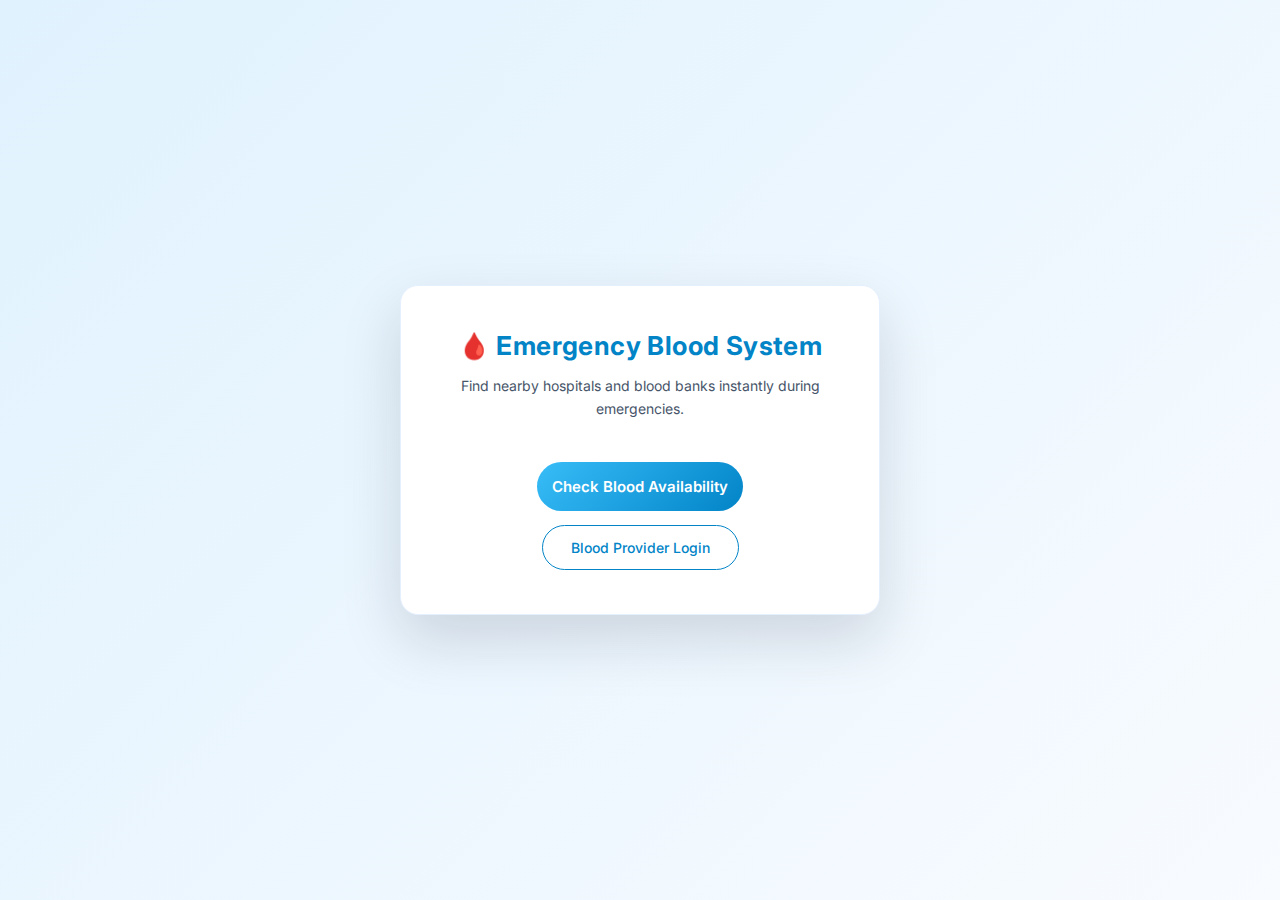
<file: index.html>
<!DOCTYPE html>
<html lang="en">
<head>
  <meta charset="UTF-8">
  <title>Emergency Blood System</title>
  <link rel="stylesheet" href="css/style.css">
<meta name="viewport" content="width=device-width, initial-scale=1.0">
</head>
<body>

<div class="container">
  <div class="card">
    <h1>🩸 Emergency Blood System</h1>
    <p>Find nearby hospitals and blood banks instantly during emergencies.</p>

    <a href="search.html">
      <button class="btn">Check Blood Availability</button>
    </a>

    <a href="provider-login.html">
      <button class="btn-secondary">Blood Provider Login</button>
    </a>
  </div>
</div>

</body>
</html>
</file>
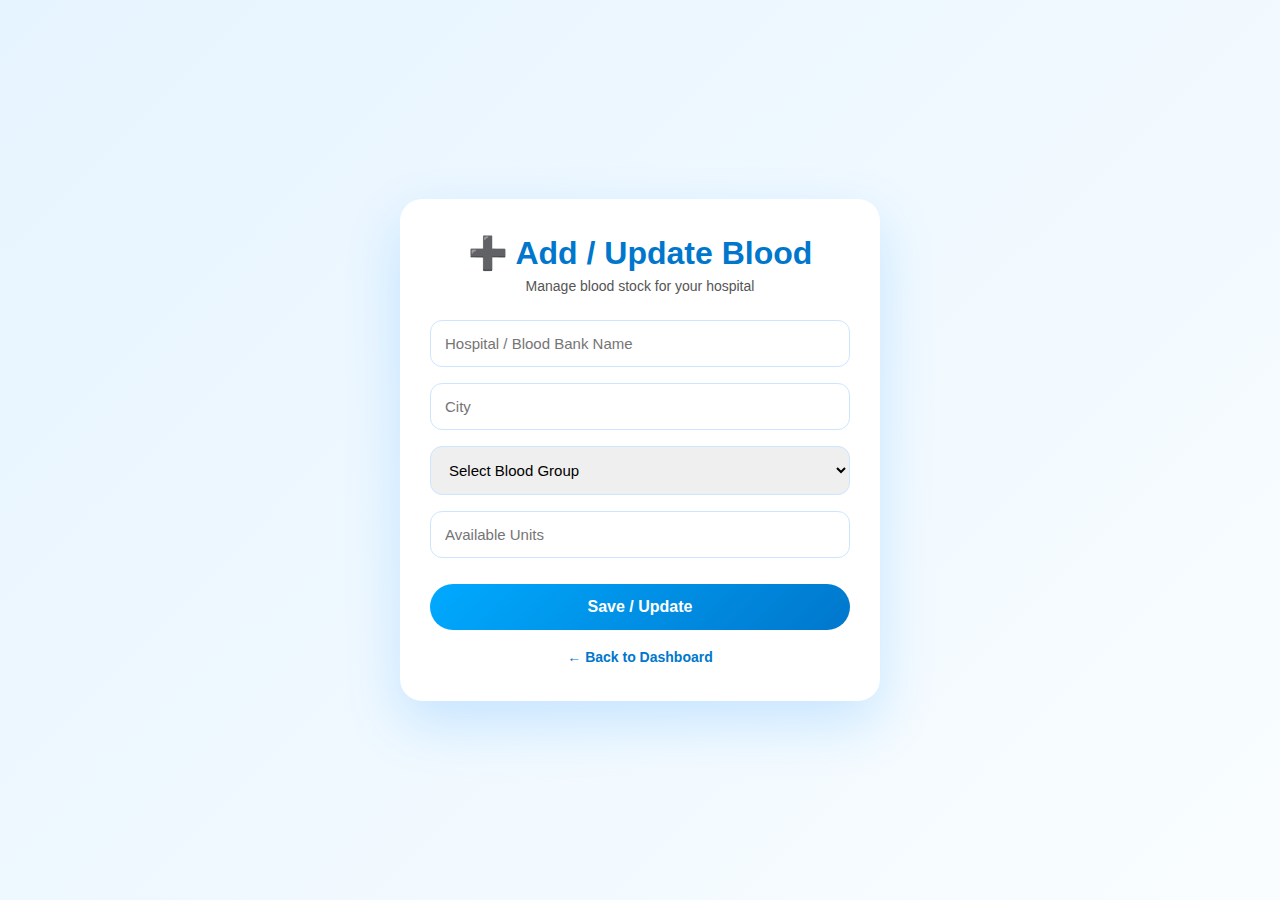
<file: provider-add-update.html>
<!DOCTYPE html>
<html lang="en">
<head>
  <meta charset="UTF-8" />
  <meta name="viewport" content="width=device-width, initial-scale=1.0"/>
  <title>Add / Update Blood</title>

  <link rel="stylesheet" href="css/add-update.css" />
</head>
<body>

  <div class="au-wrapper">
    <div class="au-card">

      <h1 class="title">➕ Add / Update Blood</h1>
      <p class="subtitle">Manage blood stock for your hospital</p>

      <form id="bloodForm">

        <input type="text" id="hospital" placeholder="Hospital / Blood Bank Name" required />

        <input type="text" id="city" placeholder="City" required />

        <select id="bloodGroup" required>
          <option value="">Select Blood Group</option>
          <option>O+</option><option>O-</option>
          <option>A+</option><option>A-</option>
          <option>B+</option><option>B-</option>
          <option>AB+</option><option>AB-</option>
        </select>

        <input type="number" id="units" min="1" placeholder="Available Units" required />

        <button type="submit" class="btn-primary">
          Save / Update
        </button>

      </form>

      <div class="actions">
        <button class="btn-link" onclick="goDashboard()">← Back to Dashboard</button>
      </div>

    </div>
  </div>

  <script src="js/add-update.js"></script>
</body>
</html>
</file>
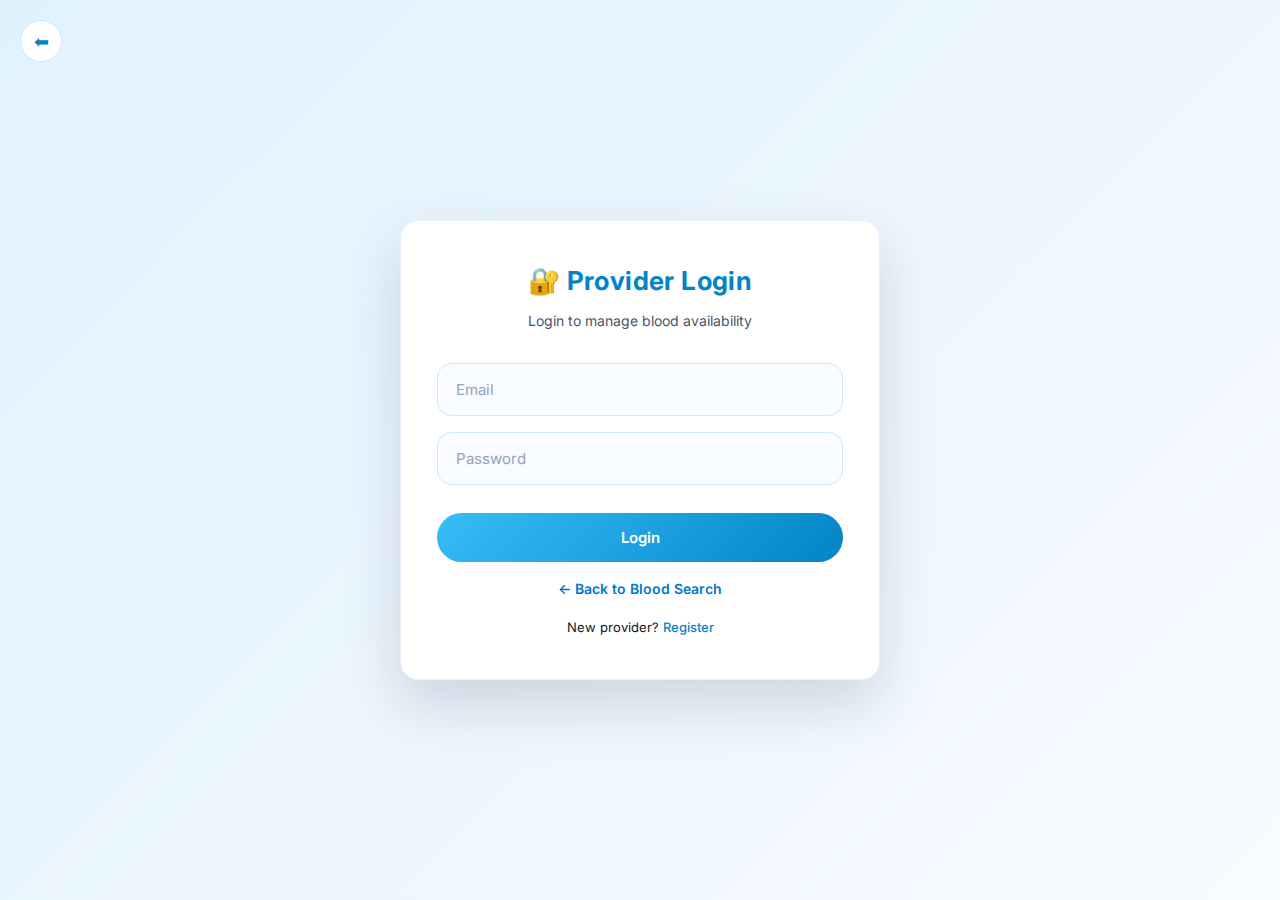
<file: provider-login.html>
<!DOCTYPE html>
<html lang="en">
<head>
  <meta charset="UTF-8">
  <title>Provider Login</title>
  <link rel="stylesheet" href="css/style.css">
<meta name="viewport" content="width=device-width, initial-scale=1.0">

</head>
<body>

<button class="back-btn" onclick="history.back()">⬅</button>

<div class="container">
  <div class="card">
    <h1>🔐 Provider Login</h1>
    <p>Login to manage blood availability</p>

    <form id="loginForm">
      <input type="email" id="loginEmail" placeholder="Email" required>
      <input type="password" id="loginPassword" placeholder="Password" required>

      <button class="btn">Login</button>
    </form>
<button class="btn-back-user" onclick="goToSearch()">
  ← Back to Blood Search
</button>


    <div class="link">
      New provider? <a href="provider-register.html">Register</a>
    </div>
  </div>
</div>

<script src="js/provider-auth.js"></script>
</body>
</html>
</file>
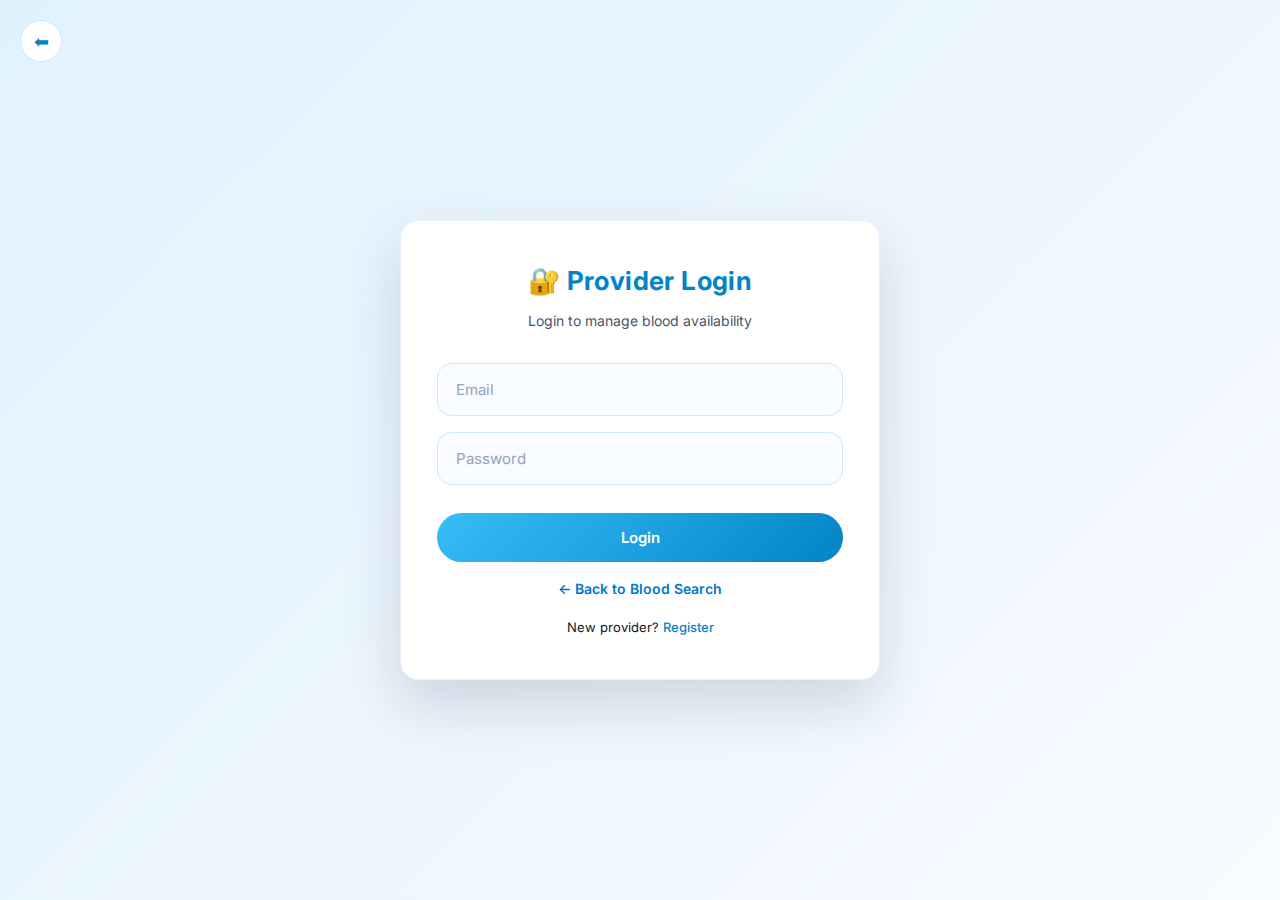
<file: provider-profile.html>
<!DOCTYPE html>
<html lang="en">
<head>
  <meta charset="UTF-8" />
  <meta name="viewport" content="width=device-width, initial-scale=1.0"/>
  <title>My Profile</title>

  <link rel="stylesheet" href="css/profile.css" />
</head>
<body>

  <div class="profile-wrapper">
    <div class="profile-card">

      <h1 class="title">🏥 My Profile</h1>
      <p class="subtitle">Blood Provider Information</p>

      <div class="profile-info">

        <div class="info-row">
          <span class="label">Hospital / Blood Bank</span>
          <span class="value" id="hospitalName">Apollo Hospital</span>
        </div>

        <div class="info-row">
          <span class="label">City</span>
          <span class="value" id="city">Hyderabad</span>
        </div>

        <div class="info-row">
          <span class="label">Email</span>
          <span class="value" id="email">apollo@hospital.com</span>
        </div>

        <div class="info-row">
          <span class="label">Role</span>
          <span class="value badge">Blood Provider</span>
        </div>

      </div>

      <button class="btn-back" onclick="goBack()">
        ← Back to Dashboard
      </button>

    </div>
  </div>

  <script src="js/profile.js"></script>
</body>
</html>
</file>
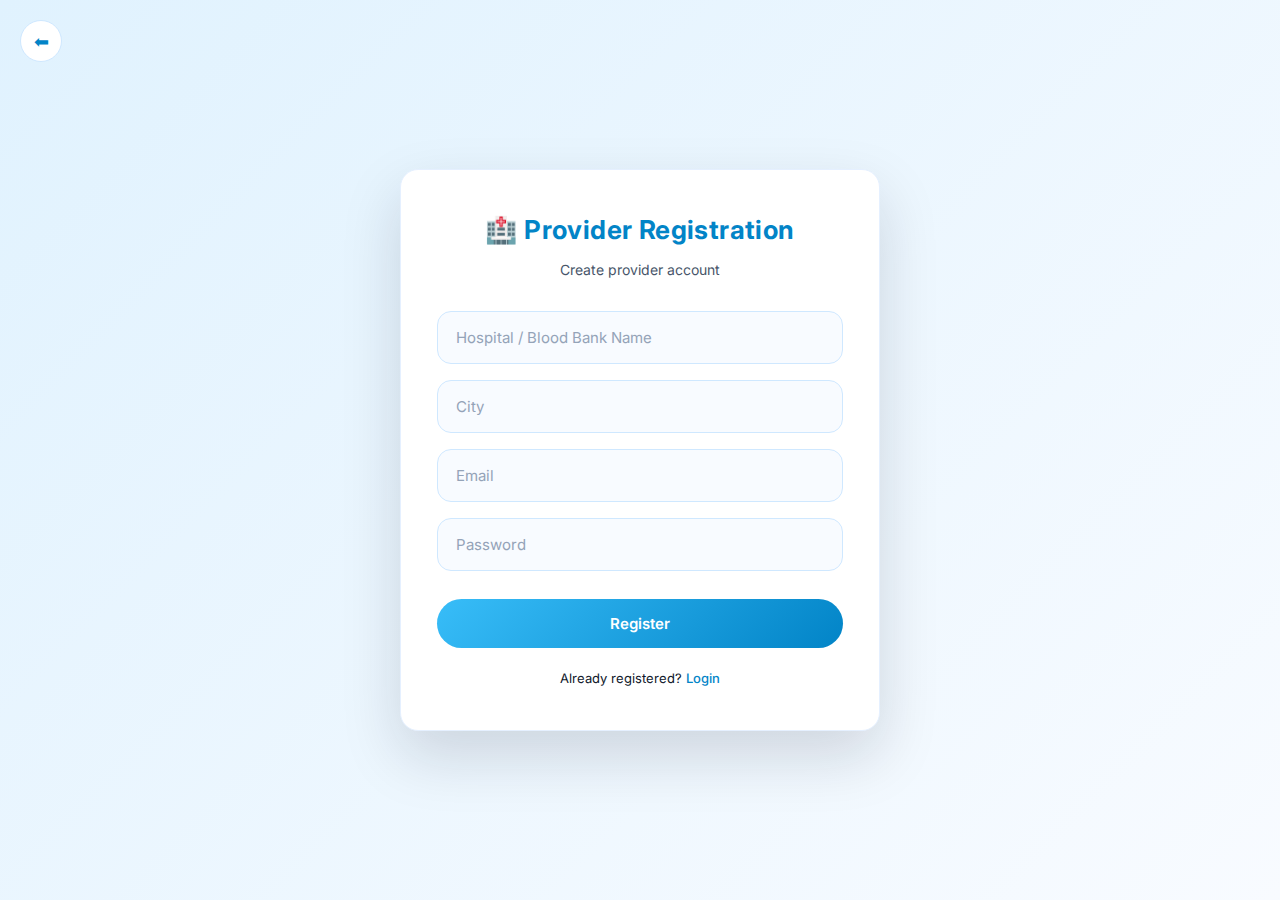
<file: provider-register.html>
<!DOCTYPE html>
<html lang="en">
<head>
  <meta charset="UTF-8">
  <title>Provider Registration</title>
  <link rel="stylesheet" href="css/style.css">
<meta name="viewport" content="width=device-width, initial-scale=1.0">

</head>
<body>

<button class="back-btn" onclick="history.back()">⬅</button>

<div class="container">
  <div class="card">
    <h1>🏥 Provider Registration</h1>
    <p>Create provider account</p>

    <form id="registerForm">
      <input type="text" id="regHospital" placeholder="Hospital / Blood Bank Name" required>
      <input type="text" id="regCity" placeholder="City" required>
      <input type="email" id="regEmail" placeholder="Email" required>
      <input type="password" id="regPassword" placeholder="Password" required>

      <button class="btn">Register</button>
    </form>

    <div class="link">
      Already registered? <a href="provider-login.html">Login</a>
    </div>
  </div>
</div>

<script src="js/provider-auth.js"></script>
</body>
</html>
</file>
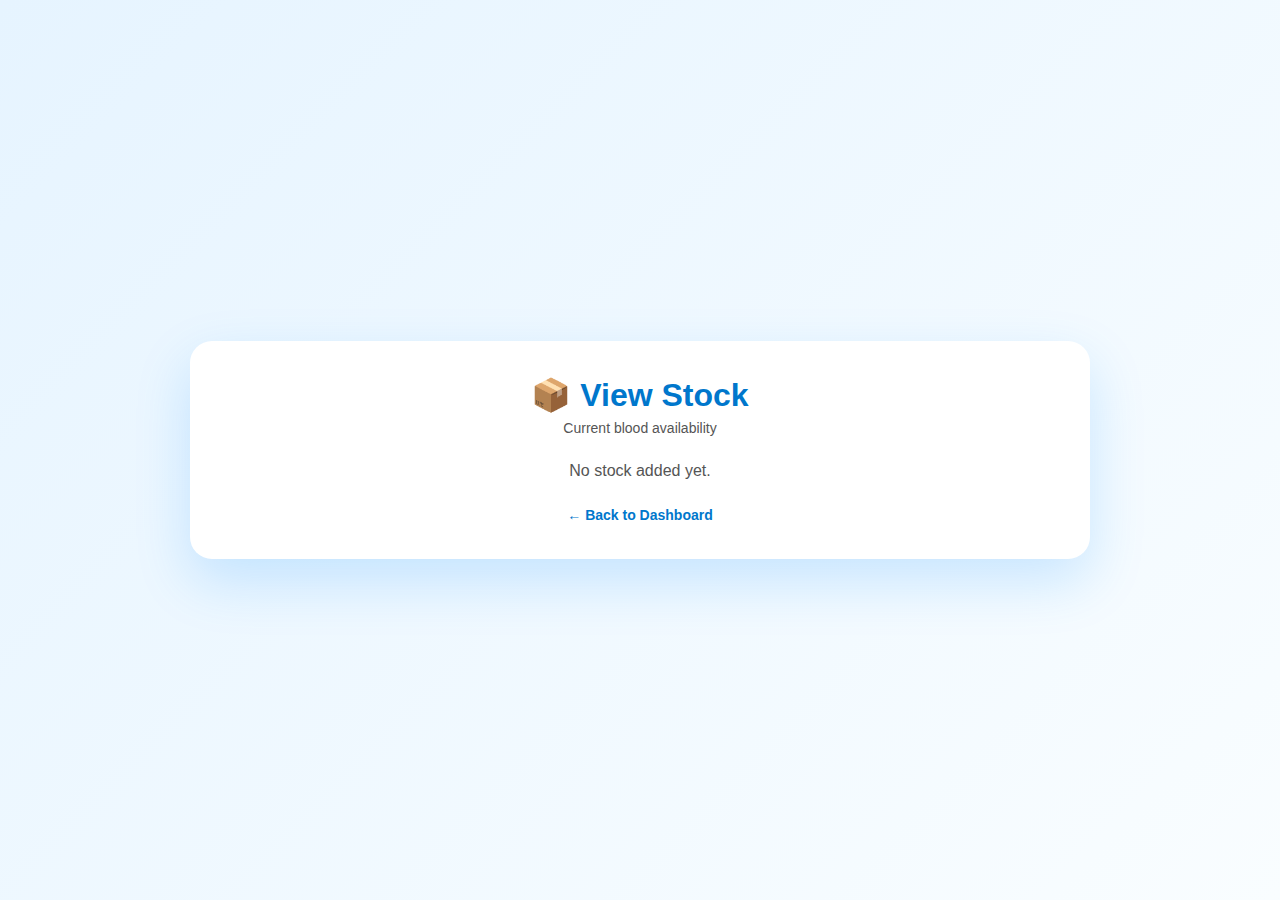
<file: provider-view-stock.html>
<!DOCTYPE html>
<html lang="en">
<head>
  <meta charset="UTF-8" />
  <meta name="viewport" content="width=device-width, initial-scale=1.0"/>
  <title>View Stock</title>

  <link rel="stylesheet" href="css/view-stock.css" />
</head>
<body>

  <div class="vs-wrapper">
    <div class="vs-card">

      <h1 class="title">📦 View Stock</h1>
      <p class="subtitle">Current blood availability</p>

      <div id="stockContainer">
        <!-- Stock cards will be injected here -->
      </div>

      <div class="actions">
        <button class="btn-link" onclick="goDashboard()">← Back to Dashboard</button>
      </div>

    </div>
  </div>

  <script src="js/view-stock.js"></script>
</body>
</html>
</file>
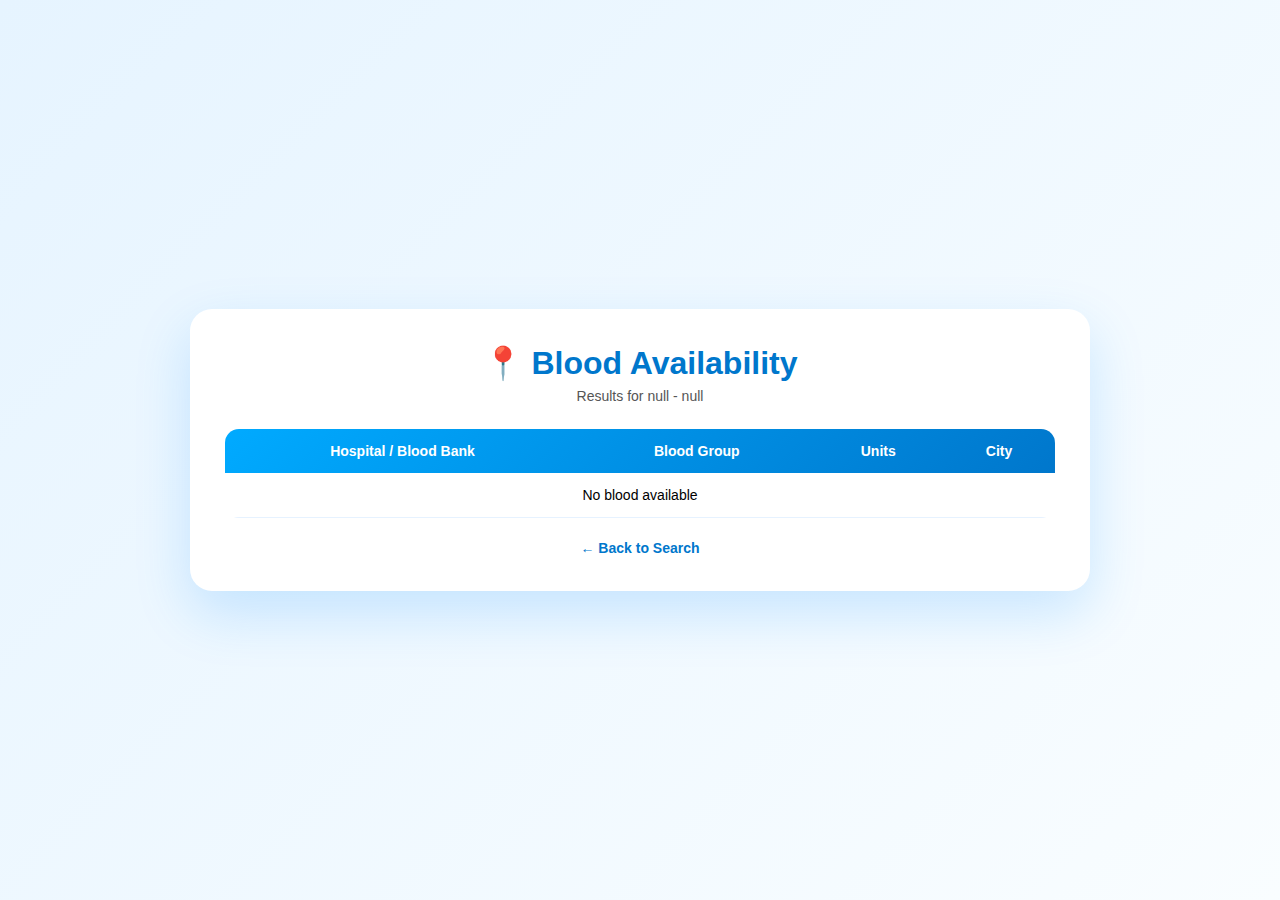
<file: result.html>
<!DOCTYPE html>
<html lang="en">
<head>
  <meta charset="UTF-8" />
  <meta name="viewport" content="width=device-width, initial-scale=1.0"/>
  <title>Blood Availability</title>

  <link rel="stylesheet" href="css/result.css" />
</head>
<body>

  <div class="result-wrapper">
    <div class="result-card">

      <h1 class="title">📍 Blood Availability</h1>
      <p class="subtitle" id="searchInfo">
        Available blood units near you
      </p>

      <div class="table-container">
        <table>
          <thead>
            <tr>
              <th>Hospital / Blood Bank</th>
              <th>Blood Group</th>
              <th>Units</th>
              <th>City</th>
            </tr>
          </thead>
          <tbody id="resultBody">
            <!-- JS inserts rows -->
          </tbody>
        </table>
      </div>

      <button class="btn-back" onclick="goBack()">
        ← Back to Search
      </button>

    </div>
  </div>

  <script src="js/result.js"></script>
</body>
</html>
</file>
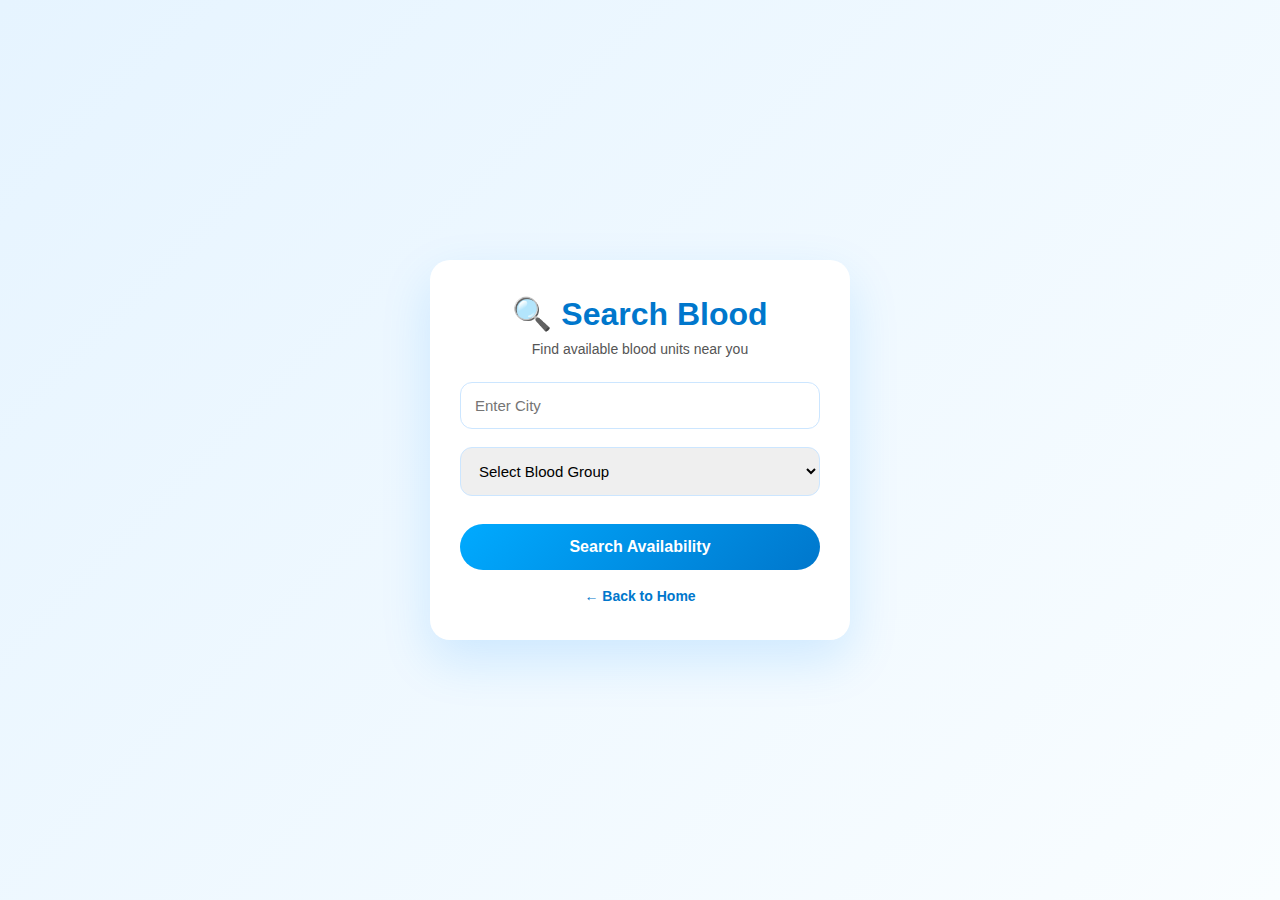
<file: search.html>
<!DOCTYPE html>
<html lang="en">
<head>
  <meta charset="UTF-8" />
  <meta name="viewport" content="width=device-width, initial-scale=1.0"/>
  <title>Search Blood</title>

  <link rel="stylesheet" href="css/search.css" />
</head>
<body>

  <div class="search-wrapper">
    <div class="search-card">

      <h1 class="title">
        🔍 Search Blood
      </h1>
      <p class="subtitle">
        Find available blood units near you
      </p>

      <form id="searchForm">

        <input 
          type="text" 
          id="city"
          placeholder="Enter City"
          required
        />

        <select id="bloodGroup" required>
          <option value="">Select Blood Group</option>
          <option>O+</option>
          <option>O-</option>
          <option>A+</option>
          <option>A-</option>
          <option>B+</option>
          <option>B-</option>
          <option>AB+</option>
          <option>AB-</option>
        </select>

        <button type="submit" class="btn-search">
          Search Availability
        </button>

      </form>

      <button class="btn-back" onclick="goHome()">
        ← Back to Home
      </button>

    </div>
  </div>

  <script src="js/search.js"></script>
</body>
</html>
</file>
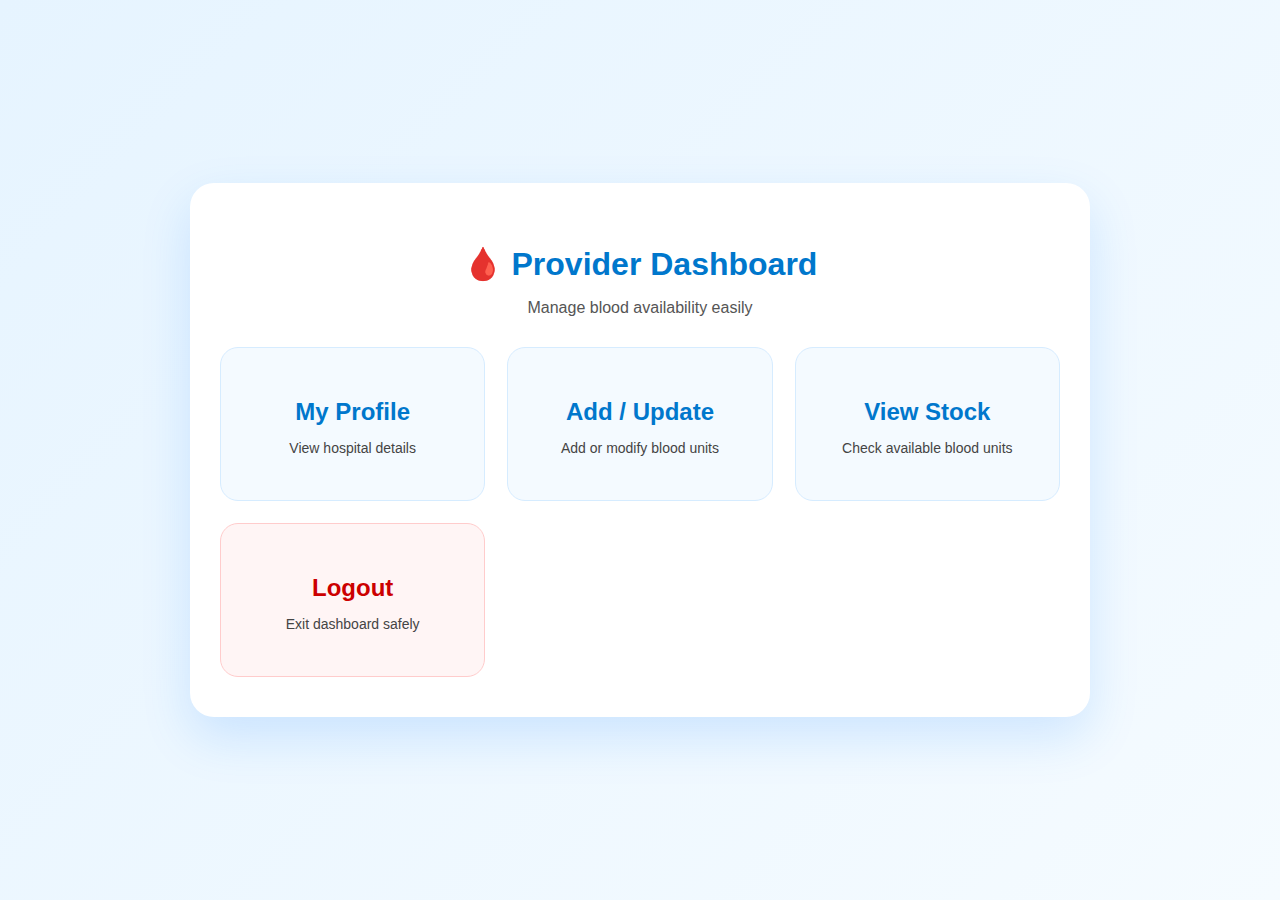
<file: provider-dashboard/dashboard.html>
<!DOCTYPE html>
<html lang="en">
<head>
  <meta charset="UTF-8">
  <title>Provider Dashboard</title>
  <meta name="viewport" content="width=device-width, initial-scale=1.0">
  <link rel="stylesheet" href="dashboard.css">
</head>
<body>

  <div class="dashboard-container">

    <h1>🩸 Provider Dashboard</h1>
    <p class="subtitle">Manage blood availability easily</p>

    <div class="card-grid">

      <div class="card" onclick="openProfile()">
        <h2>My Profile</h2>
        <p>View hospital details</p>
      </div>

      <div class="card" onclick="openAddUpdate()">
        <h2>Add / Update</h2>
        <p>Add or modify blood units</p>
      </div>

      <div class="card" onclick="openStock()">
        <h2>View Stock</h2>
        <p>Check available blood units</p>
      </div>

      <div class="card logout" onclick="logout()">
        <h2>Logout</h2>
        <p>Exit dashboard safely</p>
      </div>

    </div>

  </div>

  <script src="dashboard.js"></script>
</body>
</html>
</file>
<file: css/style.css>
@import url('https://fonts.googleapis.com/css2?family=Inter:wght@400;500;600;700&display=swap');

* {
  margin: 0;
  padding: 0;
  box-sizing: border-box;
  font-family: 'Inter', sans-serif;
}

/* =========================
   BACKGROUND
========================= */
body {
  min-height: 100vh;
  background: linear-gradient(135deg, #e0f2fe, #f8fbff);
  display: flex;
  align-items: center;
  justify-content: center;
  color: #0f172a;
}

/* =========================
   LAYOUT
========================= */
.container {
  width: 100%;
  padding: 20px;
  position: relative;
}

.card {
  max-width: 480px;
  margin: auto;
  padding: 44px 36px;
  border-radius: 18px;
  background: #ffffff;
  box-shadow: 0 25px 60px rgba(15, 23, 42, 0.15);
  border: 1px solid #e5f0ff;
  text-align: center;
}

/* =========================
   TEXT
========================= */
h1 {
  font-size: 26px;
  margin-bottom: 14px;
  color: #0284c7; /* sky blue */
  letter-spacing: 0.4px;
}

p {
  font-size: 14px;
  color: #475569;
  margin-bottom: 30px;
  line-height: 1.6;
}

/* =========================
   FORMS
========================= */
form {
  display: flex;
  flex-direction: column;
  gap: 16px;
}

input,
select {
  padding: 15px 18px;
  border-radius: 12px;
  border: 1px solid #cfe8ff;
  background: #f8fbff;
  color: #0f172a;
  font-size: 14px;
}

input::placeholder {
  color: #94a3b8;
}

input:focus,
select:focus {
  outline: none;
  border-color: #0284c7;
  box-shadow: 0 0 0 3px rgba(2, 132, 199, 0.15);
}

/* =========================
   PRIMARY BUTTON
========================= */
.btn {
  margin-top: 12px;
  padding: 15px;
  border-radius: 30px;
  border: none;
  cursor: pointer;
  font-size: 15px;
  font-weight: 600;
  color: #ffffff;
  background: linear-gradient(135deg, #38bdf8, #0284c7);
  transition: transform 0.2s ease, box-shadow 0.2s ease;
}

.btn:hover {
  transform: translateY(-2px);
  box-shadow: 0 14px 30px rgba(2, 132, 199, 0.35);
}

/* =========================
   SECONDARY BUTTON
========================= */
.btn-secondary {
  margin-top: 14px;
  padding: 13px 28px;
  border-radius: 30px;
  border: 1.5px solid #0284c7;
  background: transparent;
  color: #0284c7;
  font-size: 14px;
  font-weight: 500;
  cursor: pointer;
  transition: all 0.2s ease;
}

.btn-secondary:hover {
  background: #0284c7;
  color: #ffffff;
}

/* =========================
   LINKS
========================= */
.link {
  margin-top: 22px;
  font-size: 13px;
}

.link a {
  color: #0284c7;
  text-decoration: none;
  font-weight: 500;
}

.link a:hover {
  text-decoration: underline;
}

/* =========================
   BACK BUTTON
========================= */
.back-btn {
  position: absolute;
  top: 20px;
  left: 20px;
  width: 42px;
  height: 42px;
  border-radius: 50%;
  border: 1px solid #cfe8ff;
  background: #ffffff;
  color: #0284c7;
  font-size: 18px;
  cursor: pointer;
  transition: background 0.2s ease, box-shadow 0.2s ease;
}

.back-btn:hover {
  background: #e0f2fe;
  box-shadow: 0 8px 20px rgba(2, 132, 199, 0.25);
}

/* =========================
   TABLE
========================= */
.table {
  width: 100%;
  margin-top: 20px;
  border-collapse: collapse;
}

.table th,
.table td {
  padding: 12px;
  font-size: 14px;
  text-align: center;
  border-bottom: 1px solid #e5f0ff;
}

.table th {
  color: #0284c7;
  font-weight: 600;
}

/* =========================
   MOBILE
========================= */
@media (max-width: 500px) {
  .card {
    padding: 32px 22px;
  }

  h1 {
    font-size: 22px;
  }
}
/* Make input and select same width */
input,
select {
  width: 100%;
  padding: 16px 18px;
  border-radius: 14px;
  border: 1px solid #cfe8ff;
  background: #f8fbff;
  color: #0f172a;
  font-size: 15px;
}
/* =========================
   RESULT TABLE
========================= */
.table {
  width: 100%;
  margin-top: 20px;
  border-collapse: collapse;
}

.table th {
  background: #e0f2fe;
  color: #0284c7;
  font-weight: 600;
  font-size: 14px;
  padding: 12px;
  border-bottom: 1px solid #cfe8ff;
}

.table td {
  padding: 12px;
  font-size: 14px;
  color: #0f172a;
  border-bottom: 1px solid #eef6ff;
}

.table tr:hover td {
  background: #f8fbff;
}
/* =========================
   MOBILE RESPONSIVE
========================= */

@media (max-width: 768px) {

  body {
    padding: 20px;
  }

  .card {
    width: 100%;
    padding: 25px 20px;
    border-radius: 20px;
  }

  h1 {
    font-size: 22px;
  }

  p {
    font-size: 14px;
  }

  input,
  select,
  button {
    font-size: 15px;
    padding: 14px;
  }

  table {
    font-size: 14px;
  }

  th, td {
    padding: 10px;
  }
}
/* Back to Blood Search button */
.btn-back-user {
  margin-top: 18px;
  background: none;
  border: none;
  color: #0077cc;
  font-size: 14px;
  font-weight: 600;
  cursor: pointer;
  display: block;
  margin-left: auto;
  margin-right: auto;
}

.btn-back-user:hover {
  text-decoration: underline;
}
/* =========================
   MOBILE RESPONSIVE FIX
   ========================= */
@media (max-width: 768px) {

  body {
    font-size: 16px;
  }

  h1 {
    font-size: 22px;
  }

  h2 {
    font-size: 20px;
  }

  p {
    font-size: 15px;
  }

  .container,
  .card,
  .box {
    width: 94%;
    padding: 18px;
  }

  input,
  select,
  button {
    font-size: 16px;
    padding: 14px;
  }

  button {
    border-radius: 12px;
  }

  table {
    font-size: 14px;
  }

  .dashboard-grid {
    grid-template-columns: 1fr;
    gap: 16px;
  }

  .stock-card {
    padding: 16px;
  }
}
</file>
<file: css/add-update.css>
* {
  margin: 0;
  padding: 0;
  box-sizing: border-box;
  font-family: "Segoe UI", sans-serif;
}

body {
  min-height: 100vh;
  background: linear-gradient(135deg, #e6f4ff, #f9fdff);
  display: flex;
  align-items: center;
  justify-content: center;
}

.au-wrapper {
  width: 100%;
  padding: 20px;
}

.au-card {
  max-width: 480px;
  margin: auto;
  background: #ffffff;
  padding: 35px 30px;
  border-radius: 22px;
  box-shadow: 0 22px 55px rgba(0, 140, 255, 0.18);
}

.title {
  text-align: center;
  color: #0077cc;
  margin-bottom: 6px;
}

.subtitle {
  text-align: center;
  font-size: 14px;
  color: #555;
  margin-bottom: 26px;
}

form {
  display: flex;
  flex-direction: column;
  gap: 16px;
}

input, select {
  width: 100%;
  padding: 14px;
  border-radius: 12px;
  border: 1.5px solid #cce6ff;
  font-size: 15px;
  outline: none;
  transition: 0.3s;
}

input:focus, select:focus {
  border-color: #0099ff;
  box-shadow: 0 0 0 2px rgba(0, 153, 255, 0.15);
}

.btn-primary {
  margin-top: 10px;
  padding: 14px;
  border-radius: 30px;
  border: none;
  background: linear-gradient(135deg, #00aaff, #0077cc);
  color: white;
  font-size: 16px;
  font-weight: 600;
  cursor: pointer;
  transition: 0.3s;
}

.btn-primary:hover {
  transform: translateY(-2px);
  box-shadow: 0 12px 25px rgba(0, 153, 255, 0.35);
}

.actions {
  margin-top: 18px;
  text-align: center;
}

.btn-link {
  background: none;
  border: none;
  color: #0077cc;
  font-size: 14px;
  font-weight: 600;
  cursor: pointer;
}

.btn-link:hover {
  text-decoration: underline;
}

/* Mobile */
@media (max-width: 420px) {
  .au-card {
    padding: 28px 22px;
  }
}
</file>
<file: css/profile.css>
* {
  margin: 0;
  padding: 0;
  box-sizing: border-box;
  font-family: "Segoe UI", sans-serif;
}

body {
  min-height: 100vh;
  background: linear-gradient(135deg, #e6f4ff, #f9fdff);
  display: flex;
  align-items: center;
  justify-content: center;
}

.profile-wrapper {
  width: 100%;
  padding: 20px;
}

.profile-card {
  max-width: 480px;
  margin: auto;
  background: #ffffff;
  padding: 35px 30px;
  border-radius: 22px;
  box-shadow: 0 22px 55px rgba(0, 140, 255, 0.18);
}

.title {
  text-align: center;
  color: #0077cc;
  margin-bottom: 6px;
}

.subtitle {
  text-align: center;
  font-size: 14px;
  color: #555;
  margin-bottom: 28px;
}

.profile-info {
  display: flex;
  flex-direction: column;
  gap: 18px;
}

.info-row {
  display: flex;
  justify-content: space-between;
  align-items: center;
  background: #f5fbff;
  padding: 14px 16px;
  border-radius: 14px;
  border: 1px solid #d9ecff;
}

.label {
  font-size: 13px;
  color: #555;
  font-weight: 600;
}

.value {
  font-size: 14px;
  color: #003f66;
  font-weight: 600;
}

.badge {
  background: linear-gradient(135deg, #00aaff, #0077cc);
  color: white;
  padding: 6px 14px;
  border-radius: 20px;
  font-size: 12px;
}

.btn-back {
  margin-top: 26px;
  background: none;
  border: none;
  color: #0077cc;
  font-size: 14px;
  font-weight: 600;
  cursor: pointer;
  display: block;
  margin-left: auto;
  margin-right: auto;
}

.btn-back:hover {
  text-decoration: underline;
}

/* Mobile */
@media (max-width: 480px) {
  .profile-card {
    padding: 28px 22px;
  }
}
</file>
<file: css/view-stock.css>
* {
  margin: 0;
  padding: 0;
  box-sizing: border-box;
  font-family: "Segoe UI", sans-serif;
}

body {
  min-height: 100vh;
  background: linear-gradient(135deg, #e6f4ff, #f9fdff);
  display: flex;
  align-items: center;
  justify-content: center;
}

.vs-wrapper {
  width: 100%;
  padding: 20px;
}

.vs-card {
  max-width: 900px;
  margin: auto;
  background: #ffffff;
  padding: 35px 30px;
  border-radius: 22px;
  box-shadow: 0 22px 55px rgba(0, 140, 255, 0.18);
}

.title {
  text-align: center;
  color: #0077cc;
  margin-bottom: 6px;
}

.subtitle {
  text-align: center;
  font-size: 14px;
  color: #555;
  margin-bottom: 26px;
}

#stockContainer {
  display: grid;
  grid-template-columns: repeat(auto-fit, minmax(220px, 1fr));
  gap: 18px;
}

/* Stock Card */
.stock-card {
  background: #f5fbff;
  border: 1px solid #d9ecff;
  border-radius: 18px;
  padding: 20px;
  transition: 0.25s;
}

.stock-card:hover {
  transform: translateY(-4px);
  box-shadow: 0 12px 25px rgba(0, 140, 255, 0.25);
  background: #ffffff;
}

.stock-blood {
  font-size: 28px;
  font-weight: 700;
  color: #0077cc;
  margin-bottom: 6px;
}

.stock-units {
  font-size: 15px;
  color: #003f66;
  margin-bottom: 8px;
  font-weight: 600;
}

.stock-city {
  font-size: 13px;
  color: #555;
}

/* Low stock warning */
.low {
  border-color: #ffcccc;
  background: #fff5f5;
}

.low .stock-blood {
  color: #cc0000;
}

.actions {
  margin-top: 26px;
  text-align: center;
}

.btn-link {
  background: none;
  border: none;
  color: #0077cc;
  font-size: 14px;
  font-weight: 600;
  cursor: pointer;
}

.btn-link:hover {
  text-decoration: underline;
}

/* Mobile */
@media (max-width: 480px) {
  .vs-card {
    padding: 28px 22px;
  }
}
.btn-delete {
  margin-top: 12px;
  padding: 8px 14px;
  border-radius: 20px;
  border: none;
  background: #ff4d4d;
  color: #fff;
  font-size: 13px;
  font-weight: 600;
  cursor: pointer;
  transition: 0.25s;
}

.btn-delete:hover {
  background: #cc0000;
}
.btn-edit {
  padding: 8px 14px;
  border-radius: 20px;
  border: none;
  background: #0077cc;
  color: #fff;
  font-size: 13px;
  font-weight: 600;
  cursor: pointer;
  transition: 0.25s;
}

.btn-edit:hover {
  background: #005fa3;
}
</file>
<file: css/result.css>
* {
  margin: 0;
  padding: 0;
  box-sizing: border-box;
  font-family: "Segoe UI", sans-serif;
}

body {
  min-height: 100vh;
  background: linear-gradient(135deg, #e6f4ff, #f9fdff);
  display: flex;
  justify-content: center;
  align-items: center;
}

.result-wrapper {
  width: 100%;
  padding: 20px;
}

.result-card {
  max-width: 900px;
  margin: auto;
  background: #ffffff;
  padding: 35px;
  border-radius: 22px;
  box-shadow: 0 22px 55px rgba(0, 140, 255, 0.18);
}

.title {
  text-align: center;
  color: #0077cc;
  margin-bottom: 6px;
}

.subtitle {
  text-align: center;
  font-size: 14px;
  color: #555;
  margin-bottom: 25px;
}

.table-container {
  overflow-x: auto;
}

table {
  width: 100%;
  border-collapse: collapse;
  border-radius: 14px;
  overflow: hidden;
}

thead {
  background: linear-gradient(135deg, #00aaff, #0077cc);
  color: white;
}

th, td {
  padding: 14px;
  text-align: center;
  font-size: 14px;
}

tbody tr {
  border-bottom: 1px solid #e6f2ff;
}

tbody tr:nth-child(even) {
  background: #f5fbff;
}

tbody tr:hover {
  background: #eaf6ff;
}

.btn-back {
  margin-top: 22px;
  background: none;
  border: none;
  color: #0077cc;
  font-size: 14px;
  font-weight: 600;
  cursor: pointer;
  display: block;
  margin-left: auto;
  margin-right: auto;
}

.btn-back:hover {
  text-decoration: underline;
}

/* Mobile tweaks */
@media (max-width: 600px) {
  th, td {
    font-size: 13px;
    padding: 12px 8px;
  }

  .result-card {
    padding: 25px 18px;
  }
}
</file>
<file: css/search.css>
* {
  margin: 0;
  padding: 0;
  box-sizing: border-box;
  font-family: "Segoe UI", sans-serif;
}

body {
  min-height: 100vh;
  background: linear-gradient(135deg, #e6f4ff, #f9fdff);
  display: flex;
  justify-content: center;
  align-items: center;
}

.search-wrapper {
  width: 100%;
  padding: 20px;
}

.search-card {
  max-width: 420px;
  margin: auto;
  background: #ffffff;
  padding: 35px 30px;
  border-radius: 20px;
  box-shadow: 0 20px 50px rgba(0, 140, 255, 0.15);
  text-align: center;
}

.title {
  color: #0077cc;
  margin-bottom: 8px;
}

.subtitle {
  color: #555;
  font-size: 14px;
  margin-bottom: 25px;
}

form {
  display: flex;
  flex-direction: column;
  gap: 18px;
}

input,
select {
  width: 100%;
  padding: 14px;
  border-radius: 12px;
  border: 1.5px solid #cce6ff;
  font-size: 15px;
  outline: none;
  transition: 0.3s;
}

input:focus,
select:focus {
  border-color: #0099ff;
  box-shadow: 0 0 0 2px rgba(0, 153, 255, 0.15);
}

.btn-search {
  margin-top: 10px;
  padding: 14px;
  border-radius: 30px;
  border: none;
  background: linear-gradient(135deg, #00aaff, #0077cc);
  color: white;
  font-size: 16px;
  font-weight: 600;
  cursor: pointer;
  transition: 0.3s;
}

.btn-search:hover {
  transform: translateY(-2px);
  box-shadow: 0 12px 25px rgba(0, 153, 255, 0.35);
}

.btn-back {
  margin-top: 18px;
  background: none;
  border: none;
  color: #0077cc;
  font-size: 14px;
  cursor: pointer;
  font-weight: 600;
}

.btn-back:hover {
  text-decoration: underline;
}

/* Mobile fine-tuning */
@media (max-width: 420px) {
  .search-card {
    padding: 28px 22px;
  }
}
</file>
<file: provider-dashboard/dashboard.css>
* {
  box-sizing: border-box;
  font-family: "Segoe UI", sans-serif;
}

body {
  margin: 0;
  min-height: 100vh;
  background: linear-gradient(135deg, #e6f4ff, #f5fbff);
  display: flex;
  align-items: center;
  justify-content: center;
}

.dashboard-container {
  background: #ffffff;
  width: 95%;
  max-width: 900px;
  padding: 40px 30px;
  border-radius: 24px;
  box-shadow: 0 20px 50px rgba(0, 123, 255, 0.15);
  text-align: center;
}

h1 {
  color: #0077cc;
  margin-bottom: 6px;
}

.subtitle {
  color: #555;
  margin-bottom: 30px;
}

.card-grid {
  display: grid;
  grid-template-columns: repeat(auto-fit, minmax(220px, 1fr));
  gap: 22px;
}

.card {
  background: #f4faff;
  padding: 30px 20px;
  border-radius: 18px;
  cursor: pointer;
  transition: all 0.25s ease;
  border: 1px solid #d6ecff;
}

.card h2 {
  color: #0077cc;
  margin-bottom: 8px;
}

.card p {
  color: #444;
  font-size: 14px;
}

.card:hover {
  transform: translateY(-6px);
  box-shadow: 0 15px 30px rgba(0, 123, 255, 0.25);
  background: #ffffff;
}

.logout {
  border: 1px solid #ffcccc;
  background: #fff5f5;
}

.logout h2 {
  color: #cc0000;
}

.logout:hover {
  box-shadow: 0 15px 30px rgba(204, 0, 0, 0.3);
}

/* MOBILE */
@media (max-width: 600px) {
  .dashboard-container {
    padding: 30px 20px;
  }

  h1 {
    font-size: 22px;
  }
}
/* =========================
   MOBILE RESPONSIVE FIX
   ========================= */
@media (max-width: 768px) {

  body {
    font-size: 16px;
  }

  h1 {
    font-size: 22px;
  }

  h2 {
    font-size: 20px;
  }

  p {
    font-size: 15px;
  }

  .container,
  .card,
  .box {
    width: 94%;
    padding: 18px;
  }

  input,
  select,
  button {
    font-size: 16px;
    padding: 14px;
  }

  button {
    border-radius: 12px;
  }

  table {
    font-size: 14px;
  }

  .dashboard-grid {
    grid-template-columns: 1fr;
    gap: 16px;
  }

  .stock-card {
    padding: 16px;
  }
}
</file>
